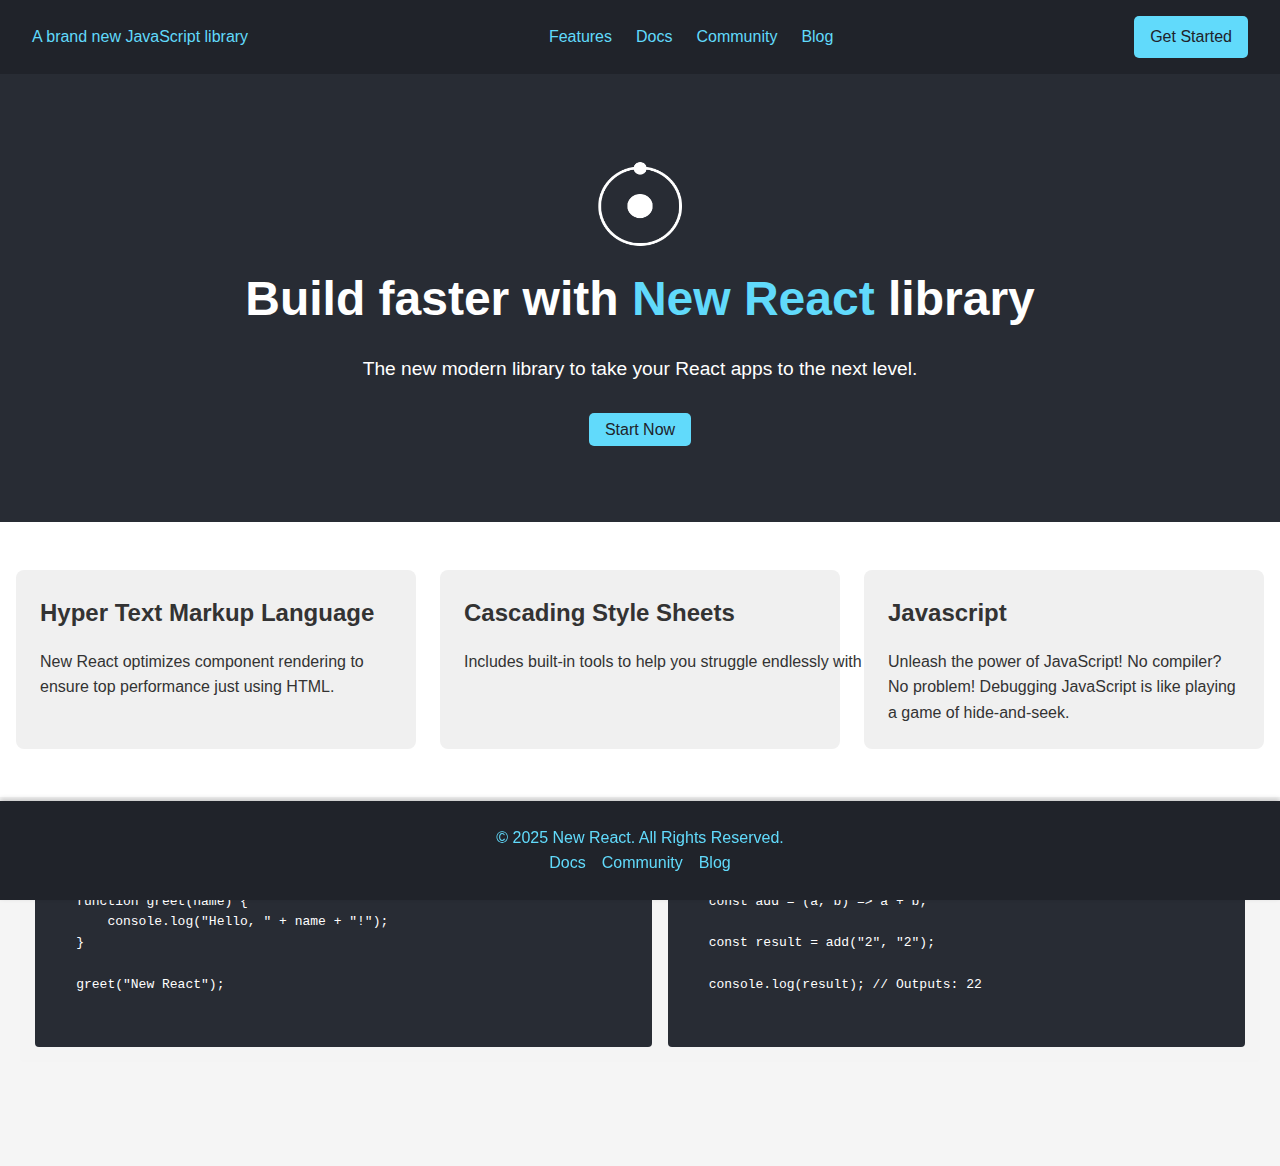
<file: index.html>
<!DOCTYPE html>
<html lang="en">
<head>
    <meta charset="UTF-8">
    <meta name="viewport" content="width=device-width, initial-scale=1.0">
    <meta name="description" content="Discover the New React, a new modern JavaScript library that embraces the simplicity of HTML, CSS, and JavaScript. Dive into development with humor and ease!">
    <meta name="keywords" content="New React, JavaScript library, web development, HTML, CSS, JavaScript">
    <link rel="canonical" href="https://newreact.dev" />
    <meta name="author" content="Emanuel Braz">
    <meta name="robots" content="index, follow">
    <meta name="theme-color" content="#20232a">
    <meta property="og:url" content="https://newreact.dev">
    <meta property="og:title" content="New React Library - A Brand New JavaScript Library">
    <meta property="og:description" content="Discover New React, a new modern JavaScript library that embraces the simplicity of HTML, CSS, and JavaScript. Dive into development with humor and ease!">
    <meta property="og:image" content="https://newreact.dev/images/logo.png">
    <meta property="og:type" content="website">

    <title>New React - A Brand New JavaScript Library</title>
    <link rel="stylesheet" href="styles.css">
    <link rel="icon" href="favicon.png" type="image/png">
    
</head>
<body>
    <!-- Header Section -->
    <header>
        <nav class="navbar">
            <div class="logo">A brand new JavaScript library</div>
            <ul class="nav-links">
                <li><a href="#code">Features</a></li>
                <li><a href="">Docs</a></li>
                <li><a href="">Community</a></li>
                <li><a href="">Blog</a></li>
            </ul>
            <a href="" class="btn-primary">Get Started</a>
        </nav>
    </header>

    <!-- Main Content Section -->
    <main>
        <section class="hero">
            <img src="images/logo.png" width="100px" height="100px" alt="New React library Logo">
            <h1>Build faster with <span>New React</span> library</h1>
            <p>The new modern library to take your React apps to the next level.</p>
            <a href="" class="btn-primary">Start Now</a>
        </section>
        <section id="features" class="features">
            <div class="feature">
                <h2>Hyper Text Markup Language</h2>
                <p>New React optimizes component rendering to ensure top performance just using HTML.</p>
            </div>
            <div class="feature">
                <h2>Cascading Style Sheets</h2>
                <p>Includes built-in tools to help you struggle endlessly with layout, centering, and styling.</p>
            </div>
            <div class="feature">
                <h2>Javascript</h2>
                <p>Unleash the power of JavaScript! No compiler? No problem! Debugging JavaScript is like playing a game of hide-and-seek.</p>
            </div>
        </section>

        <!-- Code Snippets Section -->
        <section id="code-snippets" class="code-snippets">
            <h2>JavaScript Code Snippets</h2>
        <div id="code">
            <pre>
                <code>
    function greet(name) {
        console.log("Hello, " + name + "!");
    }

    greet("New React");
                </code>
            </pre>
            <pre>
                <code>
    const add = (a, b) => a + b;

    const result = add("2", "2");

    console.log(result); // Outputs: 22
                </code>
            </pre>
        </div>
        </section>
    </main>

    <!-- Footer Section -->
    <footer>
        <p>&copy; 2025 New React. All Rights Reserved.</p>
        <ul class="footer-links">
            <li><a href="">Docs</a></li>
            <li><a href="">Community</a></li>
            <li><a href="">Blog</a></li>
        </ul>
    </footer>

    <script src="script.js"></script>
</body>
</html>
</file>
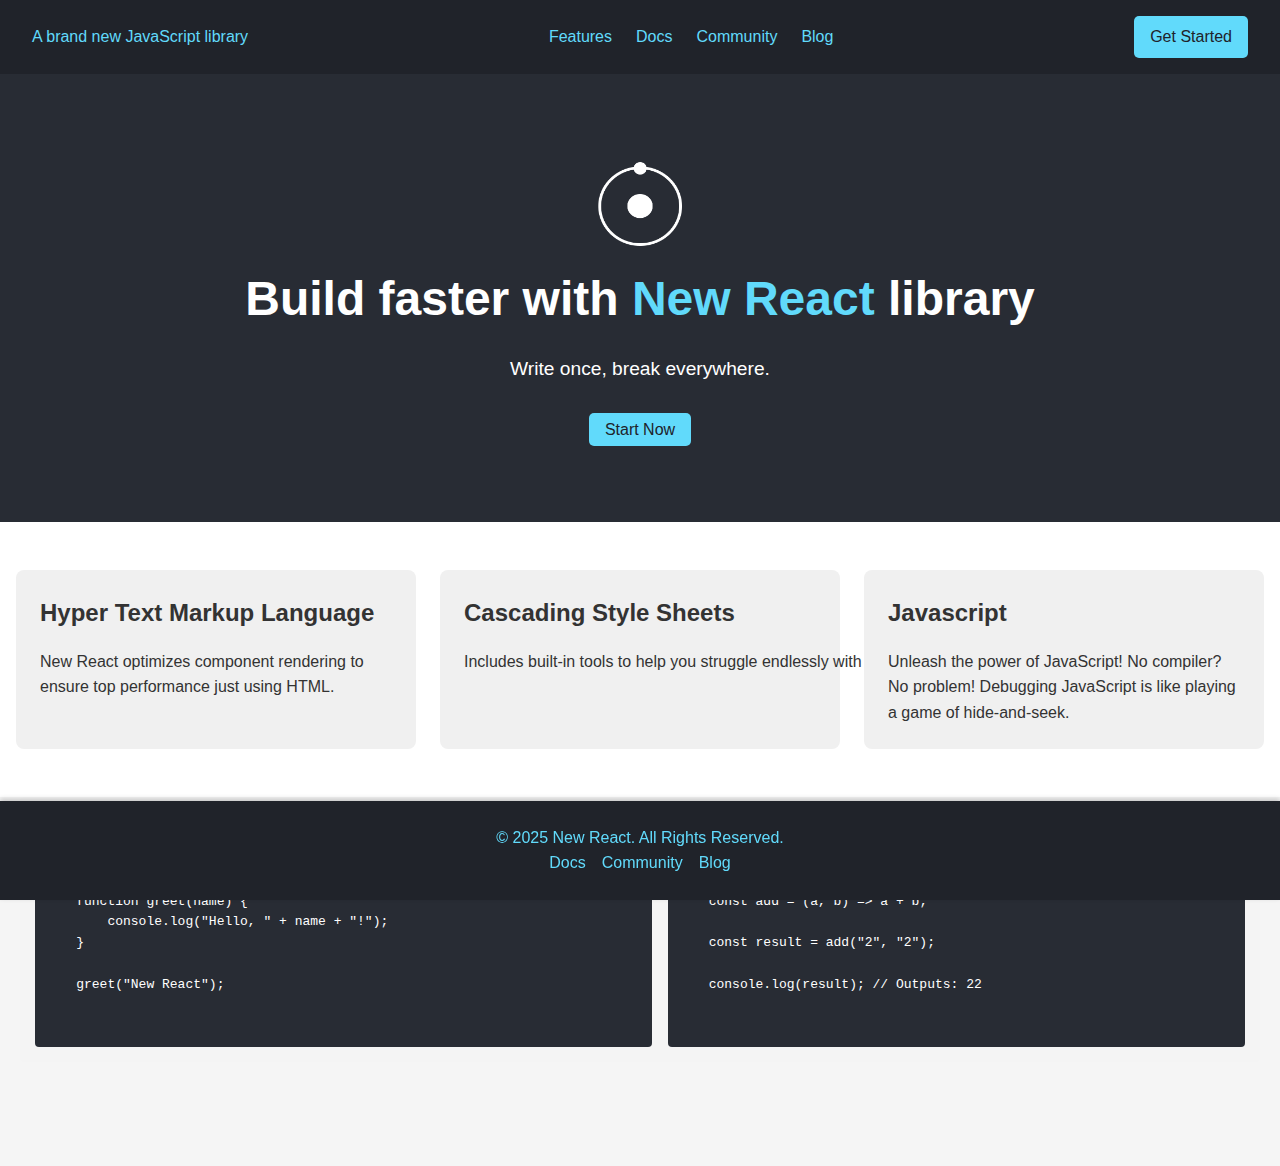
<file: docs/index.html>
<!DOCTYPE html>
<html lang="en">
<head>
    <meta charset="UTF-8">
    <meta name="viewport" content="width=device-width, initial-scale=1.0">
    <meta name="description" content="Discover the New React, a new modern JavaScript library that embraces the simplicity of HTML, CSS, and JavaScript. Dive into development with humor and ease!">
    <meta name="keywords" content="New React, JavaScript library, web development, HTML, CSS, JavaScript">
    <link rel="canonical" href="https://newreact.dev" />
    <meta name="author" content="Emanuel Braz">
    <meta name="robots" content="index, follow">
    <meta name="theme-color" content="#20232a">
    <meta property="og:url" content="https://newreact.dev">
    <meta property="og:title" content="New React Library - A Brand New JavaScript Library">
    <meta property="og:description" content="Discover New React, a new modern JavaScript library that embraces the simplicity of HTML, CSS, and JavaScript. Dive into development with humor and ease!">
    <meta property="og:image" content="https://newreact.dev/images/logo.png">
    <meta property="og:type" content="website">

    <title>New React - A Brand New JavaScript Library</title>
    <link rel="stylesheet" href="styles.css">
    <link rel="icon" href="favicon.png" type="image/png">
    
</head>
<body>
    <!-- Header Section -->
    <header>
        <nav class="navbar">
            <div class="logo">A brand new JavaScript library</div>
            <ul class="nav-links">
                <li><a href="#code">Features</a></li>
                <li><a href="">Docs</a></li>
                <li><a href="">Community</a></li>
                <li><a href="">Blog</a></li>
            </ul>
            <a href="" class="btn-primary">Get Started</a>
        </nav>
    </header>

    <!-- Main Content Section -->
    <main>
        <section class="hero">
            <img src="images/logo.png" width="100px" height="100px" alt="New React library Logo">
            <h1>Build faster with <span>New React</span> library</h1>
            <p>Write once, break everywhere.</p>
            <a href="" class="btn-primary">Start Now</a>
        </section>
        <section id="features" class="features">
            <div class="feature">
                <h2>Hyper Text Markup Language</h2>
                <p>New React optimizes component rendering to ensure top performance just using HTML.</p>
            </div>
            <div class="feature">
                <h2>Cascading Style Sheets</h2>
                <p>Includes built-in tools to help you struggle endlessly with layout, centering, and styling.</p>
            </div>
            <div class="feature">
                <h2>Javascript</h2>
                <p>Unleash the power of JavaScript! No compiler? No problem! Debugging JavaScript is like playing a game of hide-and-seek.</p>
            </div>
        </section>

        <!-- Code Snippets Section -->
        <section id="code-snippets" class="code-snippets">
            <h2>JavaScript Code Snippets</h2>
        <div id="code">
            <pre>
                <code>
    function greet(name) {
        console.log("Hello, " + name + "!");
    }

    greet("New React");
                </code>
            </pre>
            <pre>
                <code>
    const add = (a, b) => a + b;

    const result = add("2", "2");

    console.log(result); // Outputs: 22
                </code>
            </pre>
        </div>
        </section>
    </main>

    <!-- Footer Section -->
    <footer>
        <p>&copy; 2025 New React. All Rights Reserved.</p>
        <ul class="footer-links">
            <li><a href="">Docs</a></li>
            <li><a href="">Community</a></li>
            <li><a href="">Blog</a></li>
        </ul>
    </footer>

    <script src="script.js"></script>
</body>
</html>
</file>
<file: styles.css>
* {
    margin: 0;
    padding: 0;
    box-sizing: border-box;
}

body {
    font-family: Arial, sans-serif;
    color: #333;
    line-height: 1.6;
    background-color: #f5f5f5;
}

main {
    padding-bottom: 4rem;
}

.navbar {
    display: flex;
    justify-content: space-between;
    align-items: center;
    padding: 1rem 2rem;
    background-color: #20232a;
    color: #61dafb;
}

.nav-links {
    list-style: none;
    display: flex;
    gap: 1.5rem;
}

.nav-links a {
    color: #61dafb;
    text-decoration: none;
}

.btn-primary {
    background-color: #61dafb;
    color: #20232a;
    padding: 0.5rem 1rem;
    border-radius: 5px;
    text-decoration: none;
}

.hero {
    text-align: center;
    padding: 5rem 2rem;
    background-color: #282c34;
    color: white;
}

.hero h1 {
    font-size: 3rem;
    margin-bottom: 1rem;
}

.hero h1 span {
    color: #61dafb;
}

.hero p {
    font-size: 1.2rem;
    margin-bottom: 2rem;
}

.features {
    display: flex;
    flex-wrap: wrap;
    justify-content: space-around;
    padding: 3rem 1rem;
    gap: 1.5rem;
    background-color: white;
}

.feature {
    flex: 1 1 300px;
    max-width: 400px;
    padding: 1.5rem;
    background-color: #f0f0f0;
    border-radius: 8px;
}

.feature h2 {
    margin-bottom: 1rem;
}

.features .feature:nth-child(2) p {
    white-space: nowrap;
}


footer {
    position: fixed;
    bottom: 0;
    left: 0;
    width: 100%;
    padding: 1.5rem;
    text-align: center;
    background-color: #20232a;
    color: #61dafb;
    box-shadow: 0 -2px 5px rgba(0, 0, 0, 0.2); 
}

.footer-links {
    list-style: none;
    display: flex;
    justify-content: center;
    gap: 1rem;
}

.footer-links a {
    color: #61dafb;
    text-decoration: none;
}

.code-snippets {
    margin: 0 20px 40px 20px; 
    background-color: #f4f4f4; 
    padding: 15px; 
    border-radius: 5px; 
}

.code-snippets h2 {
    margin-bottom: 10px; 
}

pre {
    background-color: #282c34; 
    color: #ffffff; 
    padding: 10px; 
    border-radius: 4px; 
    overflow-x: auto; 
    flex: auto;
}

#code {
    display: flex;
    gap: 16px;
}

.fade-background {
    position: absolute;
    top: 0;
    left: 0;
    width: 100%; 
    height: 100%; 
    background-image: url('images/newreact2.webp'); 
    background-size: cover; 
    opacity: 0.7;
    z-index: -1;
}
</file>
<file: docs/styles.css>
* {
    margin: 0;
    padding: 0;
    box-sizing: border-box;
}

body {
    font-family: Arial, sans-serif;
    color: #333;
    line-height: 1.6;
    background-color: #f5f5f5;
}

main {
    padding-bottom: 4rem;
}

.navbar {
    display: flex;
    justify-content: space-between;
    align-items: center;
    padding: 1rem 2rem;
    background-color: #20232a;
    color: #61dafb;
}

.nav-links {
    list-style: none;
    display: flex;
    gap: 1.5rem;
}

.nav-links a {
    color: #61dafb;
    text-decoration: none;
}

.btn-primary {
    background-color: #61dafb;
    color: #20232a;
    padding: 0.5rem 1rem;
    border-radius: 5px;
    text-decoration: none;
}

.hero {
    text-align: center;
    padding: 5rem 2rem;
    background-color: #282c34;
    color: white;
}

.hero h1 {
    font-size: 3rem;
    margin-bottom: 1rem;
}

.hero h1 span {
    color: #61dafb;
}

.hero p {
    font-size: 1.2rem;
    margin-bottom: 2rem;
}

.features {
    display: flex;
    flex-wrap: wrap;
    justify-content: space-around;
    padding: 3rem 1rem;
    gap: 1.5rem;
    background-color: white;
}

.feature {
    flex: 1 1 300px;
    max-width: 400px;
    padding: 1.5rem;
    background-color: #f0f0f0;
    border-radius: 8px;
}

.feature h2 {
    margin-bottom: 1rem;
}

.features .feature:nth-child(2) p {
    white-space: nowrap;
}


footer {
    position: fixed;
    bottom: 0;
    left: 0;
    width: 100%;
    padding: 1.5rem;
    text-align: center;
    background-color: #20232a;
    color: #61dafb;
    box-shadow: 0 -2px 5px rgba(0, 0, 0, 0.2); 
}

.footer-links {
    list-style: none;
    display: flex;
    justify-content: center;
    gap: 1rem;
}

.footer-links a {
    color: #61dafb;
    text-decoration: none;
}

.code-snippets {
    margin: 0 20px 40px 20px; 
    background-color: #f4f4f4; 
    padding: 15px; 
    border-radius: 5px; 
}

.code-snippets h2 {
    margin-bottom: 10px; 
}

pre {
    background-color: #282c34; 
    color: #ffffff; 
    padding: 10px; 
    border-radius: 4px; 
    overflow-x: auto; 
    flex: auto;
}

#code {
    display: flex;
    gap: 16px;
}

.fade-background {
    position: absolute;
    top: 0;
    left: 0;
    width: 100%; 
    height: 100%; 
    background-image: url('images/newreact2.webp'); 
    background-size: cover; 
    opacity: 0.7;
    z-index: -1;
}
</file>
